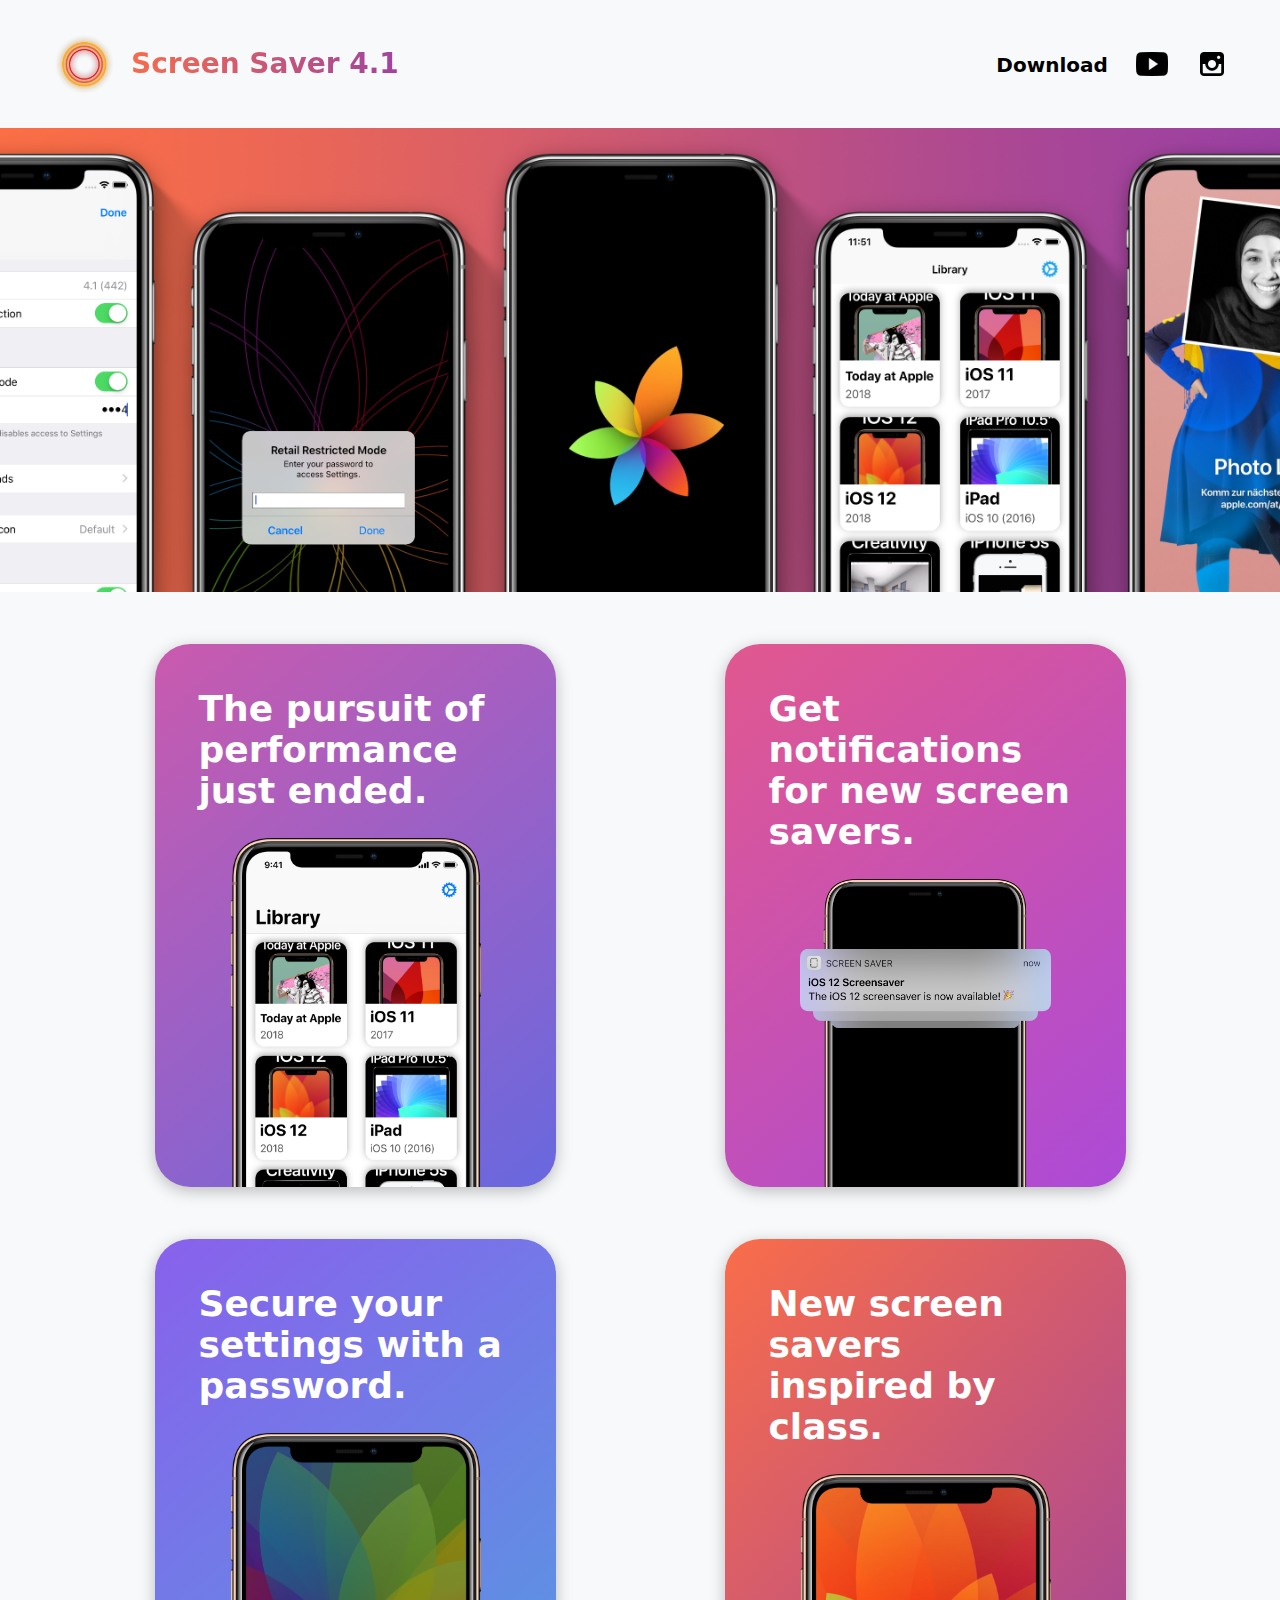
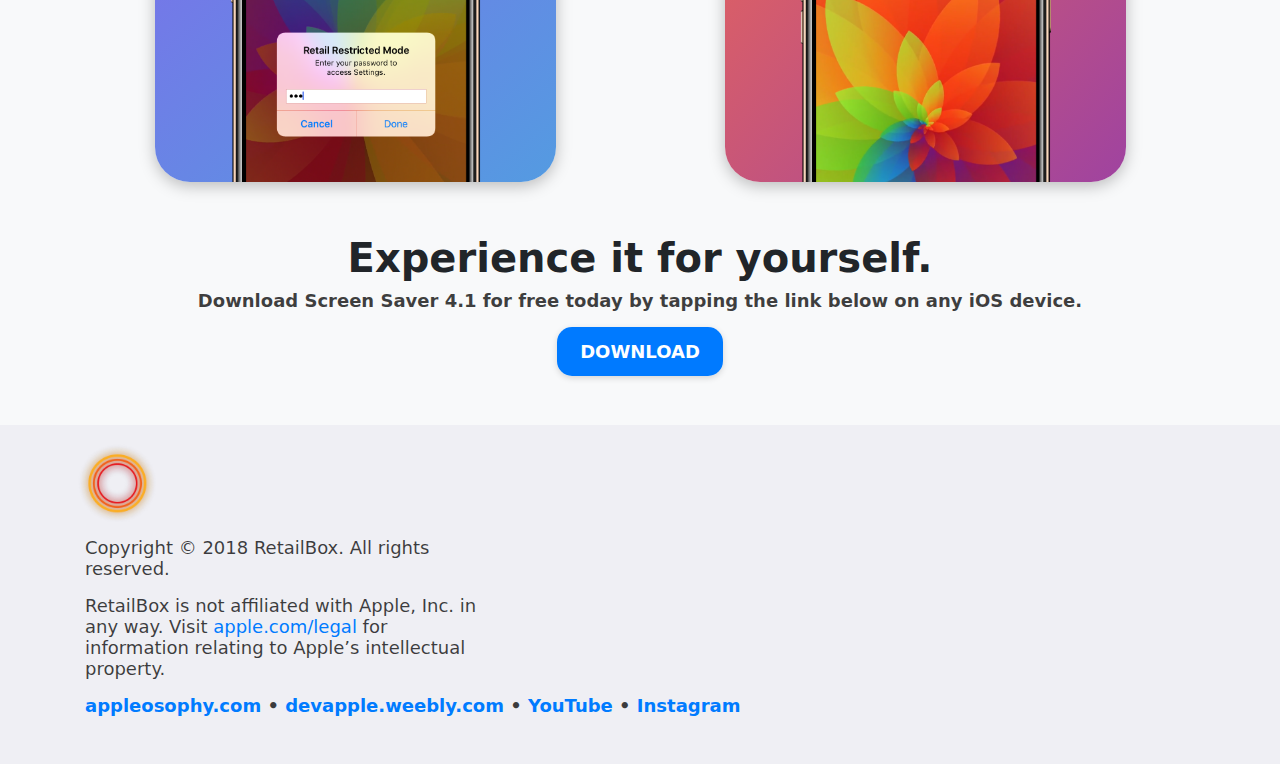
<file: screensaver/index.html>
<!DOCTYPE html>

<html lang="en-US">

<head>
    <!-- Meta info -->
    <meta charset="utf-8">
    <meta name="viewport" content="width=device-width, initial-scale=1, shrink-to-fit=no">

    <!-- Bootstrap CSS -->
    <link rel="stylesheet" href="./-styles/bootstrap.min.css">

    <!-- Local CSS -->
    <link rel="stylesheet" href="./-styles/index.css">

    <!-- Title -->
    <title>Screen Saver 4.1</title>
</head>

<body class="bg-light">
    <!-- BEGIN CONTENT -->

    <div class="rb-navbar">
        <span class="rb-navbar-left">
            <a href="#" class="rb-no-underline-a">
                <img class="rb-navbar-logo" src="./-assets/rb-logo.png">
                <span class="rb-logo-text rb-navbar-logo-text">Screen Saver 4.1</span>
            </a>
        </span>
        <span class="rb-navbar-right">
            <a href="#" class="rb-no-underline-a"><span class="rb-navbar-download-text">Download</span></a>
            <a href="#" class="rb-no-underline-a"><img class="rb-navbar-download-icon rb-navbar-icon" src="./-assets/download-icon.png"></a>
            <a href="#" class="rb-no-underline-a"><img class="rb-navbar-icon" src="./-assets/youtube-icon.png"></a>
            <a href="#" class="rb-no-underline-a"><img class="rb-navbar-icon" src="./-assets/instagram-icon.png"></a>
        </span>
    </div>

    <img class="rb-hero-img" src="./-assets/hero.png">

    <div class="container">
        <div class="row rb-mobile-logo-text-container">
            <div class="col-12 text-center">
                <div class="rb-logo-text rb-mobile-logo-text">Screen Saver 4.1</div>
            </div>
        </div>

        <div class="row">
            <div class="col-md-6">
                <div class="rb-feature-card rb-gradient-bg-1">
                    <p>The pursuit of performance just ended.</p>
                    <img src="./-assets/feature-performance.png">
                </div>
            </div>
            <div class="col-md-6">
                <div class="rb-feature-card rb-gradient-bg-2">
                    <p>Get notifications for new screen savers.</p>
                    <img src="./-assets/feature-notifications.png">
                </div>
            </div>
            <div class="col-md-6">
                <div class="rb-feature-card rb-gradient-bg-3">
                    <p>Secure your settings with a password.</p>
                    <img src="./-assets/feature-retailrestrictedmode.png">
                </div>
            </div>
            <div class="col-md-6">
                <div class="rb-feature-card rb-gradient-bg-4">
                    <p>New screen savers inspired by class.</p>
                    <img src="./-assets/feature-newsaver.png">
                </div>
            </div>
        </div>

        <div class="row">
            <div class="col-12">
                <div class="rb-download-container">
                    <h1 class="rb-download-header">Experience it for yourself.</h1>
                    <p class="rb-download-copy">Download Screen Saver 4.1 for free today by tapping the link below on any iOS device.</p>
                    <a href="#" class="rb-download-button rb-no-underline-a">Download</a>
                </div>
            </div>
        </div>
    </div>

    <div class="rb-footer">
        <div class="container rb-footer-container">
            <a href="#"><img class="rb-footer-logo" src="./-assets/rb-logo.png"></a>
            <p class="rb-footer-copy">
                Copyright &copy; 2018 RetailBox. All rights
                reserved.
            </p>
            <p class="rb-footer-copy">
                RetailBox is not affiliated with Apple,
                Inc. in any way. Visit <a href="https://apple.com/legal">apple.com/legal</a>
                for information relating to Apple’s
                intellectual property.
            </p>
            <p class="rb-footer-links">
                <a href="https://appleosophy.com">appleosophy.com</a>
                &bull;
                <a href="https://devapple.weebly.com">devapple.weebly.com</a>
                &bull;
                <a href="#">YouTube</a>
                &bull;
                <a href="#">Instagram</a>
            </p>
        </div>
    </div>

    <!-- END CONTENT -->

    <!-- jQuery -->
    <script src="./-scripts/jquery-3.3.1.min.js"></script>

    <!-- Bootstrap JS -->
    <script src="./-scripts/popper.min.js"></script>
    <script src="./-scripts/bootstrap.min.js"></script>

    <!-- Local JS -->
    <script src="./-scripts/index.js"></script>
</body>

</html>
</file>
<file: screensaver/-styles/index.css>
body {
    font-family: system-ui, 'Helvetica Neue', 'Helvetica', sans-serif;
}

.rb-navbar {
    padding-top: 32px;
    padding-bottom: 32px;
    padding-left: 52px;
    padding-right: 52px;
    display: flex;
    align-items: center;
    justify-content: space-between;
}

.rb-navbar-logo {
    width: 64px;
    height: 64px;
}

.rb-navbar-logo-text {
    padding-left: 10px;
    vertical-align: middle;
    font-size: 28px;
}

.rb-logo-text {
    font-weight: 900;
    background: -webkit-linear-gradient(0deg, #F96D49 0%, #9F43A0 100%);
    -webkit-background-clip: text;
    -webkit-text-fill-color: transparent;
}

.rb-mobile-logo-text {
    font-size: 36px;
    margin-top: 16px;
    margin-bottom: 16px;
    width: 100%;
}

.rb-navbar-download-text {
    font-weight: 900;
    font-size: 20px;
    color: black;
    vertical-align: middle;
}

.rb-navbar-icon {
    width: 32px;
    height: 32px;
    margin-left: 23px;
}

.rb-hero-img {
    width: 100%;
    min-height: 350px;
    object-fit: cover;
}

@media only screen and (min-width: 768px) {
    .rb-hero-img {
        margin-bottom: 52px;
    }
}

.rb-navbar-download-icon {
    display: none;
}

.rb-mobile-logo-text-container {
    margin-top: 16px;
    margin-bottom: 16px;
    display: none;
}

@media only screen and (max-width: 768px) {
    .rb-navbar-logo-text {
        display: none;
    }

    .rb-navbar-download-text {
        display: none;
    }

    .rb-navbar-download-icon {
        display: unset;
    }

    .rb-mobile-logo-text-container {
        display: unset;
    }
}

.rb-feature-card {
    height: 543px;
    border-radius: 35px;
    margin:0 auto;
    margin-bottom: 52px;
    max-width: 401px;
    box-shadow: 0px 4px 16px rgba(0, 0, 0, 0.25);
    overflow: hidden;
}

.rb-feature-card:hover {
    box-shadow: 0px 6px 20px rgba(0, 0, 0, 0.35);
    transition: 0.2s;
}

.rb-feature-card p {
    font-weight: 800;
    line-height: normal;
    font-size: 36px;
    color: #FFFFFF;

    padding-top: 44px;
    margin-left: 44px;
    margin-right: 52px;
}

.rb-feature-card img {
    display: block;
    margin: 0 auto;
    margin-top: 27px;
    max-width: 251px;
    width: 100%;

    position: relative;
    top: 0;
    transition: top ease 0.2s;
}

.rb-feature-card img:hover {
    top: -12px;
}

.rb-gradient-bg-1 {
    background: linear-gradient(140.22deg, #CA5AAE 0%, #6868DF 100%);
}

.rb-gradient-bg-2 {
    background: linear-gradient(140.22deg, #E1588F 0%, #AC4AD7 100%);
}

.rb-gradient-bg-3 {
    background: linear-gradient(140.22deg, #8961EC 0%, #549BE1 100%);
}

.rb-gradient-bg-4 {
    background: linear-gradient(131.79deg, #F96D49 0%, #9F43A0 100%);
}

.rb-download-container {
    text-align: center;
}

@media only screen and (max-width: 992px) {
    .rb-download-container {
        text-align: left;
    }
}

@media only screen and (max-width: 768px) {
    .rb-download-container {
        margin-left: 12px;
        margin-right: 12px;
    }
}

.rb-download-header {
    font-size: 40px;
    font-weight: 800;
}

.rb-download-copy {
    font-size: 18px;
    font-weight: 600;
    color: rgba(0, 0, 0, 0.75);
    line-height: normal;
    margin-bottom: 30px;
}

.rb-download-button {
    background-color: #007AFF;
    box-shadow: 0px 2px 6px rgba(0, 0, 0, 0.15);
    padding: 14px 23px;
    border-radius: 15px;
    color: #FFF;
    font-weight: 900;
    line-height: normal;
    font-size: 18px;
    text-transform: uppercase;
    text-align: center;
}

.rb-download-button:hover {
    box-shadow: 0px 4px 10px rgba(0, 0, 0, 0.25);
    transition: 0.2s;
    color: #FFF;
    background-color: rgb(5, 108, 218);
}

.rb-footer {
    background-color: #EFEFF4;
    margin-top: 60px;
    padding-bottom: 32px;
}

@media only screen and (max-width: 768px) {
    .rb-footer {
        padding-left: 12px;
        padding-right: 12px;
    }
}

.rb-footer-container {
    padding-top: 16px;
    color: rgba(0, 0, 0, 0.75);
    line-height: normal;
    font-size: 18px;
}

.rb-footer-logo {
    display: block;
    width: 84px;
    height: 84px;
    margin-bottom: 12px;
    margin-left: -10px;
}

.rb-footer-copy {
    max-width: 400px;
    font-weight: 500;
}

.rb-footer-links {
    font-weight: 600;
    color: rgba(0, 0, 0, 0.75);
}

.rb-no-underline-a:hover {
    text-decoration-line: none;
}
</file>
